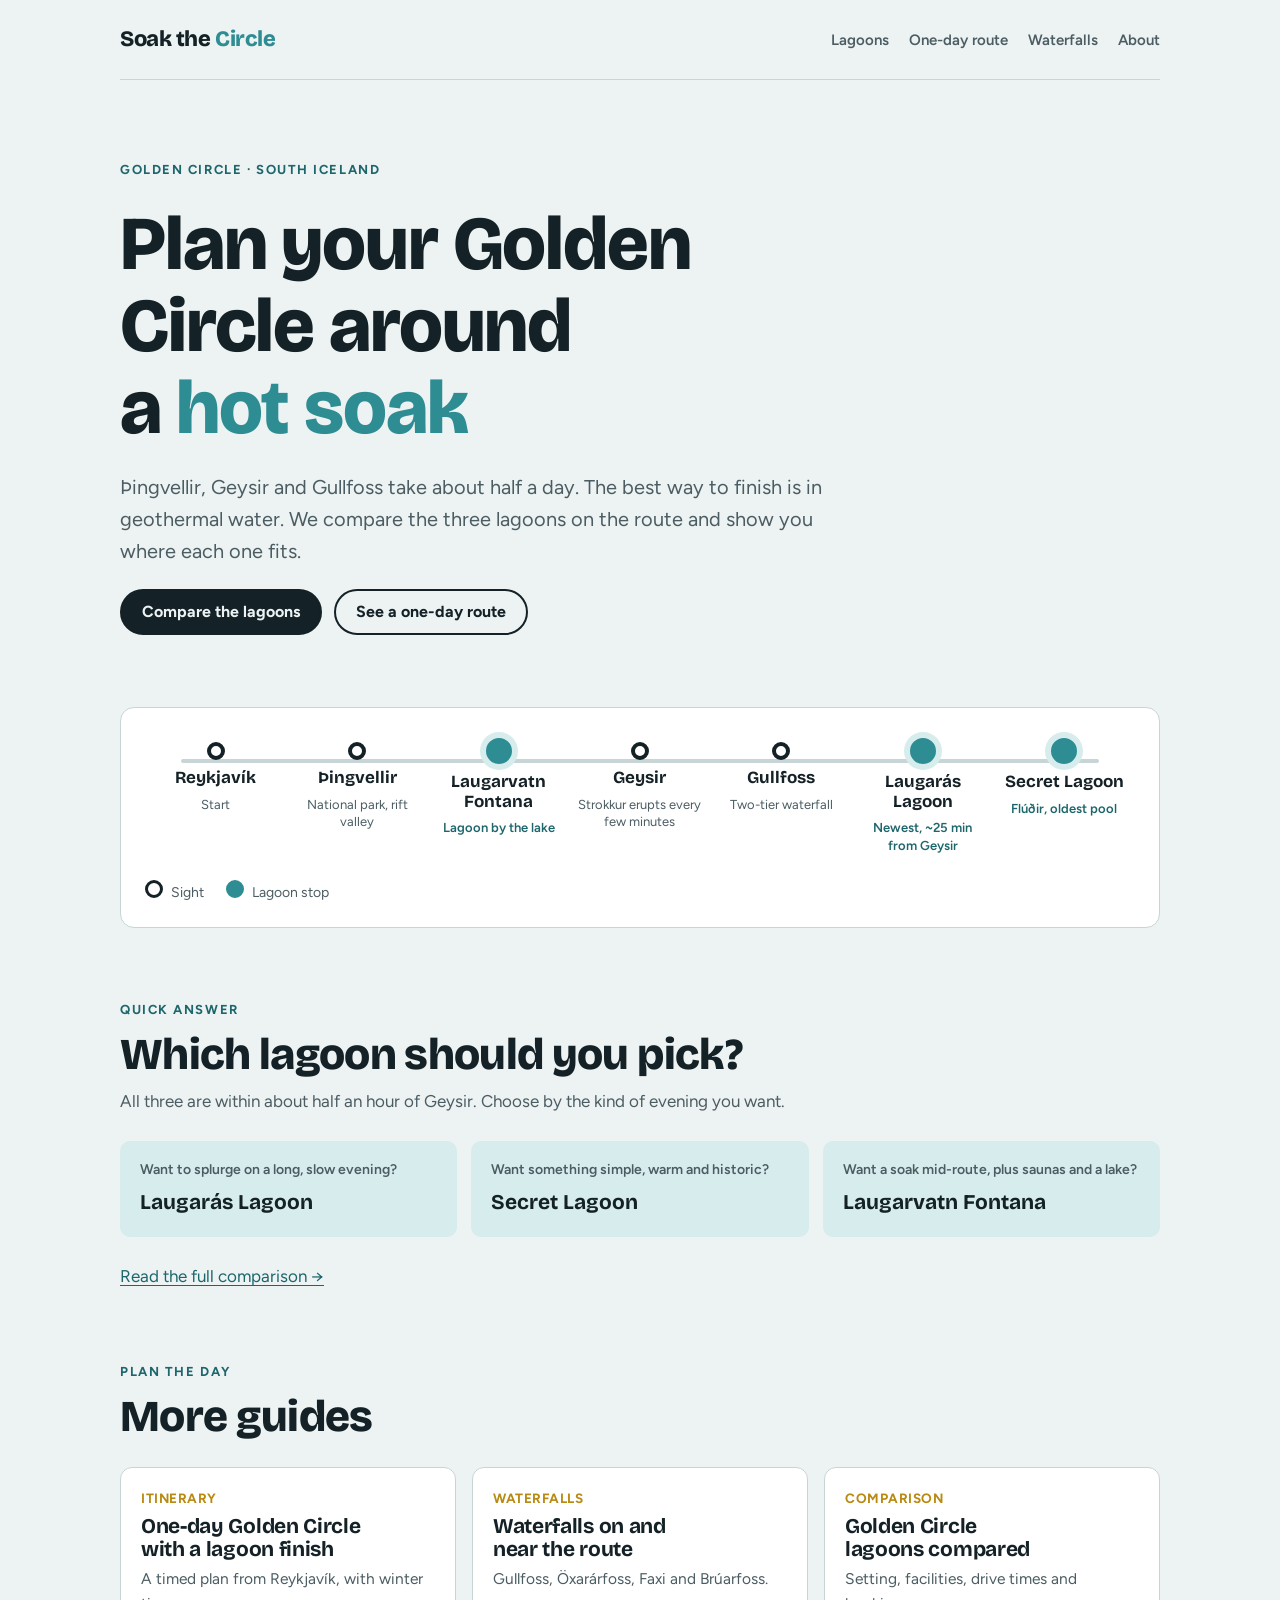
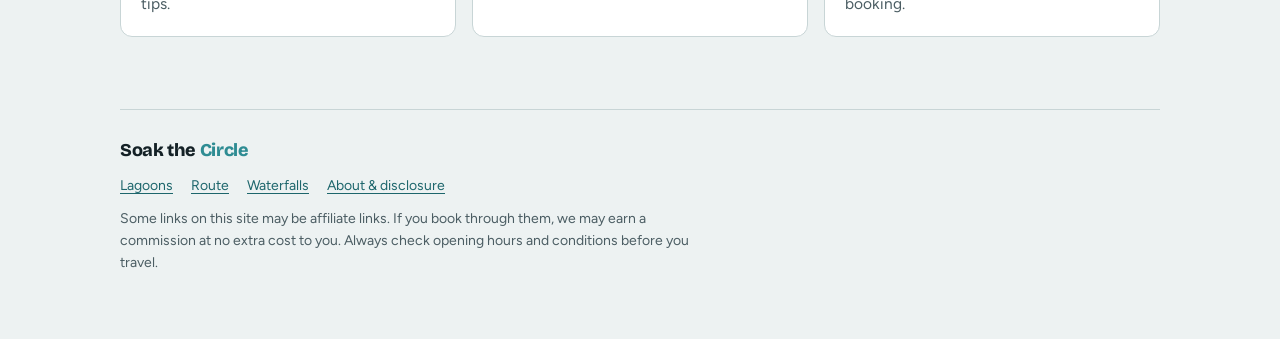
<file: index.html>
<!doctype html>
<html lang="en">
<head>
<meta charset="utf-8">
<meta name="viewport" content="width=device-width, initial-scale=1">
<title>Soak the Circle: Golden Circle lagoons, route and waterfalls</title>
<meta name="description" content="Plan your Golden Circle day in Iceland around a geothermal lagoon. Compare Laugarás Lagoon, Secret Lagoon and Laugarvatn Fontana, with a one-day route and waterfall stops.">
<link rel="canonical" href="https://soakthecircle.com/">
<meta property="og:title" content="Soak the Circle">
<meta property="og:description" content="Plan your Golden Circle day around a geothermal lagoon.">
<meta property="og:url" content="https://soakthecircle.com/">
<meta property="og:type" content="website">
<link rel="preconnect" href="https://fonts.googleapis.com">
<link rel="preconnect" href="https://fonts.gstatic.com" crossorigin>
<link rel="stylesheet" href="https://fonts.googleapis.com/css2?family=Bricolage+Grotesque:opsz,wght@12..96,500;12..96,700;12..96,800&family=Figtree:wght@400;500;600;700&family=IBM+Plex+Mono:wght@500&display=swap">
<link rel="stylesheet" href="/styles.css">
<link rel="icon" href="data:image/svg+xml,%3Csvg xmlns='http://www.w3.org/2000/svg' viewBox='0 0 32 32'%3E%3Ccircle cx='16' cy='16' r='12' fill='%232E8C93'/%3E%3C/svg%3E">
</head>
<body>
<div class="wrap">

<header class="top">
  <a class="brand" href="/">Soak the <span>Circle</span></a>
  <nav aria-label="Main">
    <a href="/lagoons.html">Lagoons</a>
    <a href="/golden-circle-route.html">One-day route</a>
    <a href="/waterfalls.html">Waterfalls</a>
    <a href="/about.html">About</a>
  </nav>
</header>

<main class="wrap" style="gap: 72px">
<section class="hero">
  <span class="eyebrow">Golden Circle · South Iceland</span>
  <h1>Plan your Golden Circle around a <em>hot soak</em></h1>
  <p class="lede">Þingvellir, Geysir and Gullfoss take about half a day. The best way to finish is in geothermal water. We compare the three lagoons on the route and show you where each one fits.</p>
  <div class="cta">
    <a class="btn primary" href="/lagoons.html">Compare the lagoons</a>
    <a class="btn ghost" href="/golden-circle-route.html">See a one-day route</a>
  </div>
</section>

<div class="route-box" role="group" aria-label="Golden Circle route with lagoon stops">
  <div class="route">
    <div class="stop"><span class="dot"></span><span class="name">Reykjavík</span><span class="kind">Start</span></div>
    <div class="stop"><span class="dot"></span><span class="name">Þingvellir</span><span class="kind">National park, rift valley</span></div>
    <div class="stop soak"><span class="dot"></span><span class="name">Laugarvatn Fontana</span><span class="kind">Lagoon by the lake</span></div>
    <div class="stop"><span class="dot"></span><span class="name">Geysir</span><span class="kind">Strokkur erupts every few minutes</span></div>
    <div class="stop"><span class="dot"></span><span class="name">Gullfoss</span><span class="kind">Two-tier waterfall</span></div>
    <div class="stop soak"><span class="dot"></span><span class="name">Laugarás Lagoon</span><span class="kind">Newest, ~25 min from Geysir</span></div>
    <div class="stop soak"><span class="dot"></span><span class="name">Secret Lagoon</span><span class="kind">Flúðir, oldest pool</span></div>
  </div>
  <div class="route-legend"><span>Sight</span><span class="l-soak">Lagoon stop</span></div>
</div>

<section class="section">
  <div class="section-head">
    <span class="eyebrow">Quick answer</span>
    <h2>Which lagoon should you pick?</h2>
    <p>All three are within about half an hour of Geysir. Choose by the kind of evening you want.</p>
  </div>
  <div class="verdicts">
    <a class="verdict" href="/lagoons.html#laugaras"><span class="q">Want to splurge on a long, slow evening?</span><span class="a">Laugarás Lagoon</span></a>
    <a class="verdict" href="/lagoons.html#secret-lagoon"><span class="q">Want something simple, warm and historic?</span><span class="a">Secret Lagoon</span></a>
    <a class="verdict" href="/lagoons.html#fontana"><span class="q">Want a soak mid-route, plus saunas and a lake?</span><span class="a">Laugarvatn Fontana</span></a>
  </div>
  <p><a href="/lagoons.html">Read the full comparison →</a></p>
</section>

<section class="section">
  <div class="section-head">
    <span class="eyebrow">Plan the day</span>
    <h2>More guides</h2>
  </div>
  <div class="falls">
    <a class="fall" href="/golden-circle-route.html"><span class="meta">ITINERARY</span><h3>One-day Golden Circle with a lagoon finish</h3><p>A timed plan from Reykjavík, with winter tips.</p></a>
    <a class="fall" href="/waterfalls.html"><span class="meta">WATERFALLS</span><h3>Waterfalls on and near the route</h3><p>Gullfoss, Öxarárfoss, Faxi and Brúarfoss.</p></a>
    <a class="fall" href="/lagoons.html"><span class="meta">COMPARISON</span><h3>Golden Circle lagoons compared</h3><p>Setting, facilities, drive times and booking.</p></a>
  </div>
</section>
</main>

<footer>
  <a class="brand" href="/">Soak the <span>Circle</span></a>
  <nav aria-label="Footer"><a href="/lagoons.html">Lagoons</a><a href="/golden-circle-route.html">Route</a><a href="/waterfalls.html">Waterfalls</a><a href="/about.html">About &amp; disclosure</a></nav>
  <p class="read">Some links on this site may be affiliate links. If you book through them, we may earn a commission at no extra cost to you. Always check opening hours and conditions before you travel.</p>
</footer>

</div>
</body>
</html>
</file>
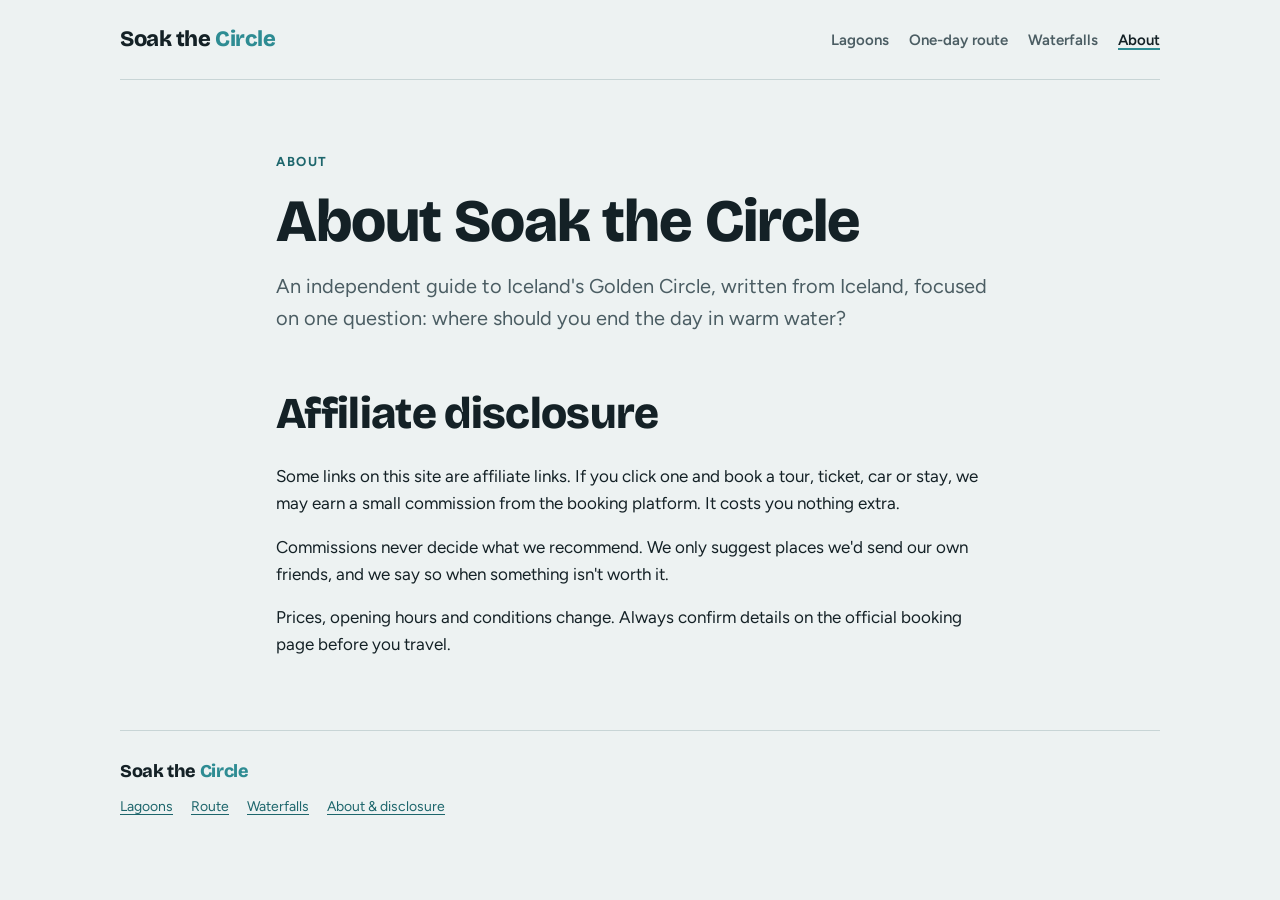
<file: about.html>
<!doctype html>
<html lang="en">
<head>
<meta charset="utf-8">
<meta name="viewport" content="width=device-width, initial-scale=1">
<title>About and affiliate disclosure | Soak the Circle</title>
<meta name="description" content="Who runs Soak the Circle and how the site earns money.">
<link rel="canonical" href="https://soakthecircle.com/about.html">
<link rel="preconnect" href="https://fonts.googleapis.com">
<link rel="preconnect" href="https://fonts.gstatic.com" crossorigin>
<link rel="stylesheet" href="https://fonts.googleapis.com/css2?family=Bricolage+Grotesque:opsz,wght@12..96,500;12..96,700;12..96,800&family=Figtree:wght@400;500;600;700&family=IBM+Plex+Mono:wght@500&display=swap">
<link rel="stylesheet" href="/styles.css">
<link rel="icon" href="data:image/svg+xml,%3Csvg xmlns='http://www.w3.org/2000/svg' viewBox='0 0 32 32'%3E%3Ccircle cx='16' cy='16' r='12' fill='%232E8C93'/%3E%3C/svg%3E">
</head>
<body>
<div class="wrap">

<header class="top">
  <a class="brand" href="/">Soak the <span>Circle</span></a>
  <nav aria-label="Main">
    <a href="/lagoons.html">Lagoons</a>
    <a href="/golden-circle-route.html">One-day route</a>
    <a href="/waterfalls.html">Waterfalls</a>
    <a href="/about.html" aria-current="page">About</a>
  </nav>
</header>

<main class="wrap" style="gap: 56px">
<section class="page-head stack">
  <span class="eyebrow">About</span>
  <h1>About Soak the Circle</h1>
  <p class="lede">An independent guide to Iceland's Golden Circle, written from Iceland, focused on one question: where should you end the day in warm water?</p>
</section>

<section class="section" id="disclosure">
  <div class="section-head">
    <h2>Affiliate disclosure</h2>
  </div>
  <div class="read stack">
    <p>Some links on this site are affiliate links. If you click one and book a tour, ticket, car or stay, we may earn a small commission from the booking platform. It costs you nothing extra.</p>
    <p>Commissions never decide what we recommend. We only suggest places we'd send our own friends, and we say so when something isn't worth it.</p>
    <p>Prices, opening hours and conditions change. Always confirm details on the official booking page before you travel.</p>
  </div>
</section>
</main>

<footer>
  <a class="brand" href="/">Soak the <span>Circle</span></a>
  <nav aria-label="Footer"><a href="/lagoons.html">Lagoons</a><a href="/golden-circle-route.html">Route</a><a href="/waterfalls.html">Waterfalls</a><a href="/about.html">About &amp; disclosure</a></nav>
</footer>

</div>
</body>
</html>
</file>
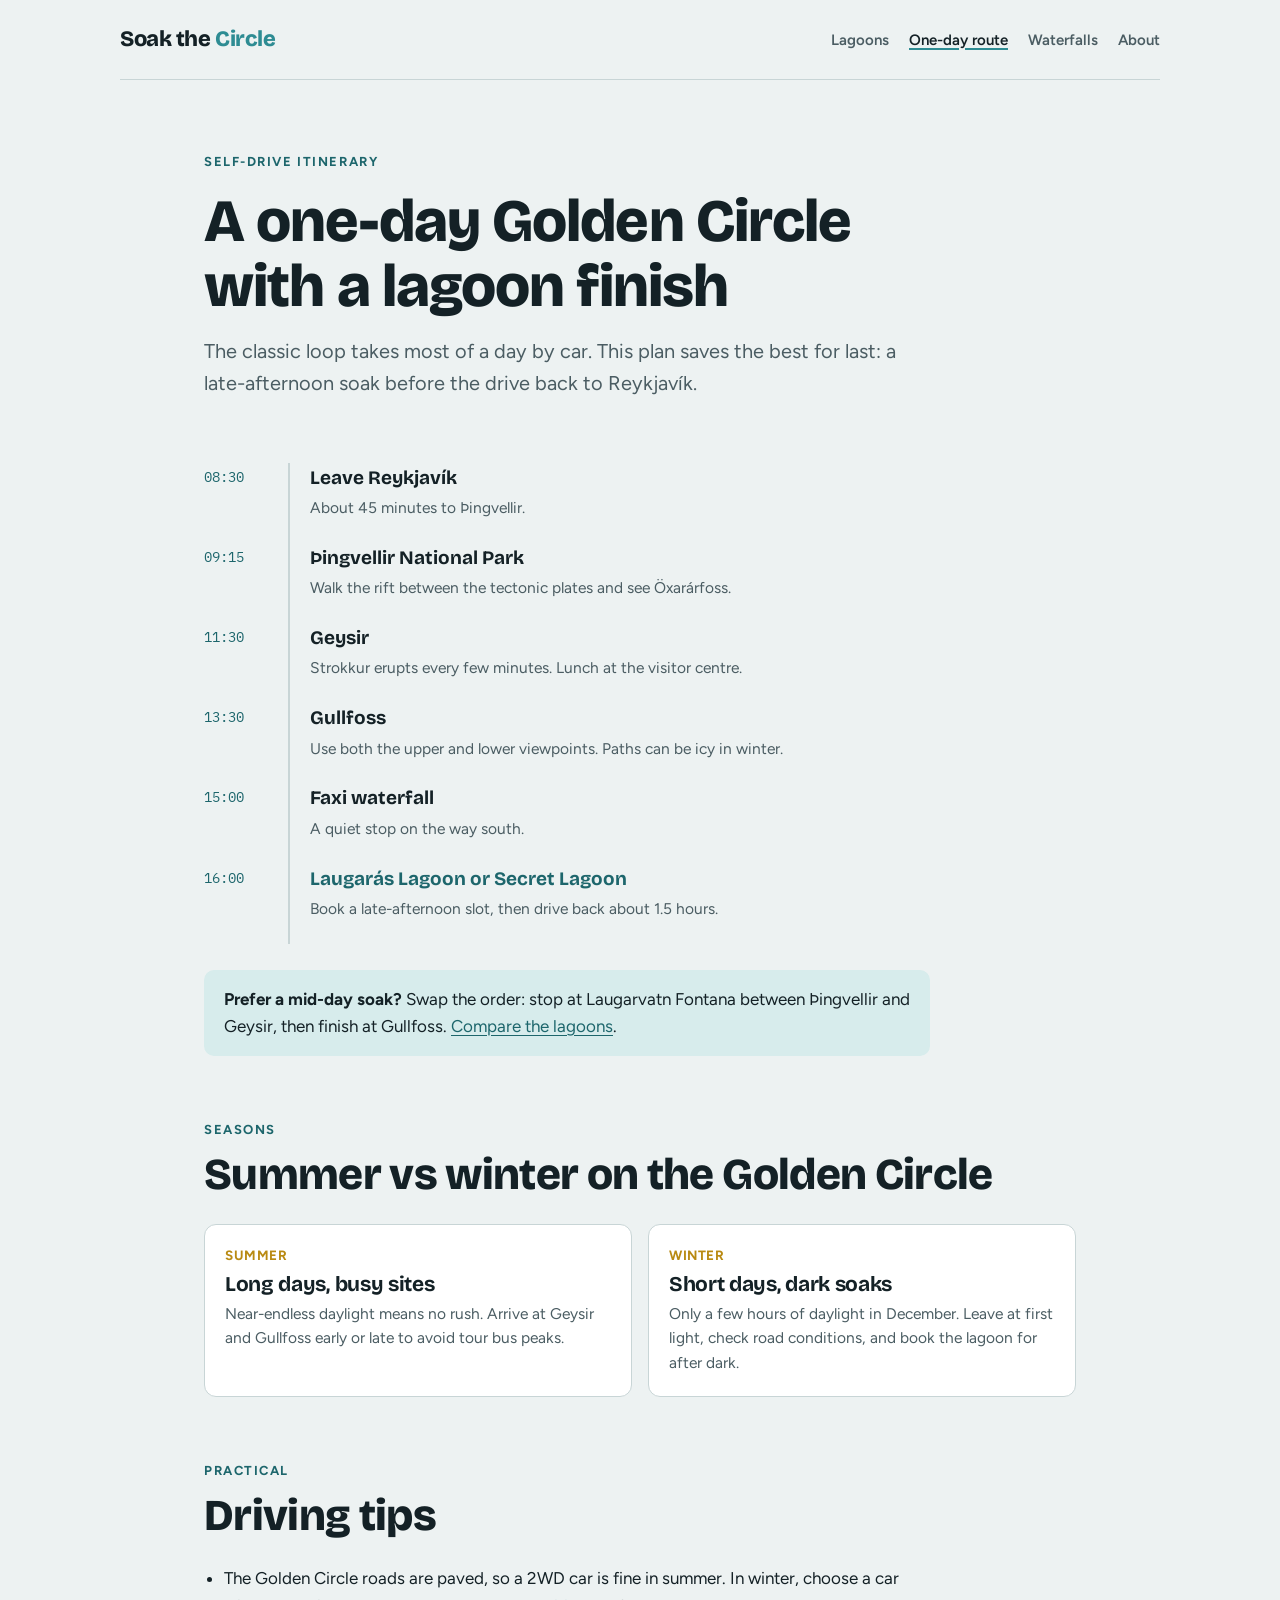
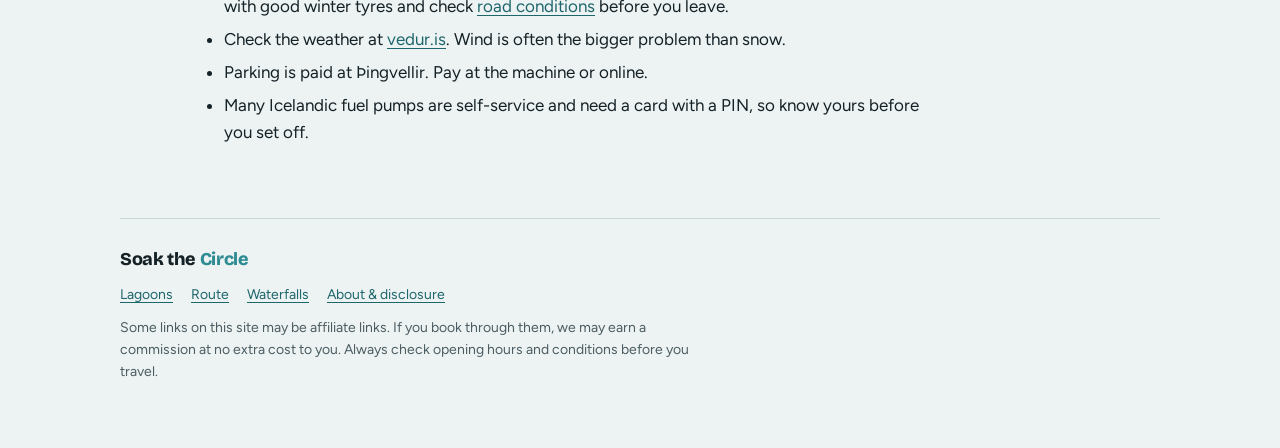
<file: golden-circle-route.html>
<!doctype html>
<html lang="en">
<head>
<meta charset="utf-8">
<meta name="viewport" content="width=device-width, initial-scale=1">
<title>One-day Golden Circle itinerary with a lagoon finish | Soak the Circle</title>
<meta name="description" content="A timed one-day self-drive Golden Circle route from Reykjavík: Þingvellir, Geysir, Gullfoss and Faxi, finishing with a soak at Laugarás Lagoon or the Secret Lagoon.">
<link rel="canonical" href="https://soakthecircle.com/golden-circle-route.html">
<link rel="preconnect" href="https://fonts.googleapis.com">
<link rel="preconnect" href="https://fonts.gstatic.com" crossorigin>
<link rel="stylesheet" href="https://fonts.googleapis.com/css2?family=Bricolage+Grotesque:opsz,wght@12..96,500;12..96,700;12..96,800&family=Figtree:wght@400;500;600;700&family=IBM+Plex+Mono:wght@500&display=swap">
<link rel="stylesheet" href="/styles.css">
<link rel="icon" href="data:image/svg+xml,%3Csvg xmlns='http://www.w3.org/2000/svg' viewBox='0 0 32 32'%3E%3Ccircle cx='16' cy='16' r='12' fill='%232E8C93'/%3E%3C/svg%3E">
</head>
<body>
<div class="wrap">

<header class="top">
  <a class="brand" href="/">Soak the <span>Circle</span></a>
  <nav aria-label="Main">
    <a href="/lagoons.html">Lagoons</a>
    <a href="/golden-circle-route.html" aria-current="page">One-day route</a>
    <a href="/waterfalls.html">Waterfalls</a>
    <a href="/about.html">About</a>
  </nav>
</header>

<main class="wrap" style="gap: 64px">
<section class="page-head stack">
  <span class="eyebrow">Self-drive itinerary</span>
  <h1>A one-day Golden Circle with a lagoon finish</h1>
  <p class="lede">The classic loop takes most of a day by car. This plan saves the best for last: a late-afternoon soak before the drive back to Reykjavík.</p>
</section>

<section class="section">
  <div class="read">
    <div class="day"><span class="time">08:30</span><div class="slot"><strong>Leave Reykjavík</strong><span>About 45 minutes to Þingvellir.</span></div></div>
    <div class="day"><span class="time">09:15</span><div class="slot"><strong>Þingvellir National Park</strong><span>Walk the rift between the tectonic plates and see Öxarárfoss.</span></div></div>
    <div class="day"><span class="time">11:30</span><div class="slot"><strong>Geysir</strong><span>Strokkur erupts every few minutes. Lunch at the visitor centre.</span></div></div>
    <div class="day"><span class="time">13:30</span><div class="slot"><strong>Gullfoss</strong><span>Use both the upper and lower viewpoints. Paths can be icy in winter.</span></div></div>
    <div class="day"><span class="time">15:00</span><div class="slot"><strong>Faxi waterfall</strong><span>A quiet stop on the way south.</span></div></div>
    <div class="day"><span class="time">16:00</span><div class="slot soak"><strong>Laugarás Lagoon or Secret Lagoon</strong><span>Book a late-afternoon slot, then drive back about 1.5 hours.</span></div></div>
  </div>
  <p class="tip"><strong>Prefer a mid-day soak?</strong> Swap the order: stop at Laugarvatn Fontana between Þingvellir and Geysir, then finish at Gullfoss. <a href="/lagoons.html">Compare the lagoons</a>.</p>
</section>

<section class="section">
  <div class="section-head">
    <span class="eyebrow">Seasons</span>
    <h2>Summer vs winter on the Golden Circle</h2>
  </div>
  <div class="falls">
    <div class="fall"><span class="meta">SUMMER</span><h3>Long days, busy sites</h3><p>Near-endless daylight means no rush. Arrive at Geysir and Gullfoss early or late to avoid tour bus peaks.</p></div>
    <div class="fall"><span class="meta">WINTER</span><h3>Short days, dark soaks</h3><p>Only a few hours of daylight in December. Leave at first light, check road conditions, and book the lagoon for after dark.</p></div>
  </div>
</section>

<section class="section">
  <div class="section-head">
    <span class="eyebrow">Practical</span>
    <h2>Driving tips</h2>
  </div>
  <div class="read">
    <ul>
      <li>The Golden Circle roads are paved, so a 2WD car is fine in summer. In winter, choose a car with good winter tyres and check <a href="https://umferdin.is/en" rel="noopener" target="_blank">road conditions</a> before you leave.</li>
      <li>Check the weather at <a href="https://en.vedur.is/" rel="noopener" target="_blank">vedur.is</a>. Wind is often the bigger problem than snow.</li>
      <li>Parking is paid at Þingvellir. Pay at the machine or online.</li>
      <li>Many Icelandic fuel pumps are self-service and need a card with a PIN, so know yours before you set off.</li>
    </ul>
  </div>
</section>
</main>

<footer>
  <a class="brand" href="/">Soak the <span>Circle</span></a>
  <nav aria-label="Footer"><a href="/lagoons.html">Lagoons</a><a href="/golden-circle-route.html">Route</a><a href="/waterfalls.html">Waterfalls</a><a href="/about.html">About &amp; disclosure</a></nav>
  <p class="read">Some links on this site may be affiliate links. If you book through them, we may earn a commission at no extra cost to you. Always check opening hours and conditions before you travel.</p>
</footer>

</div>
</body>
</html>
</file>
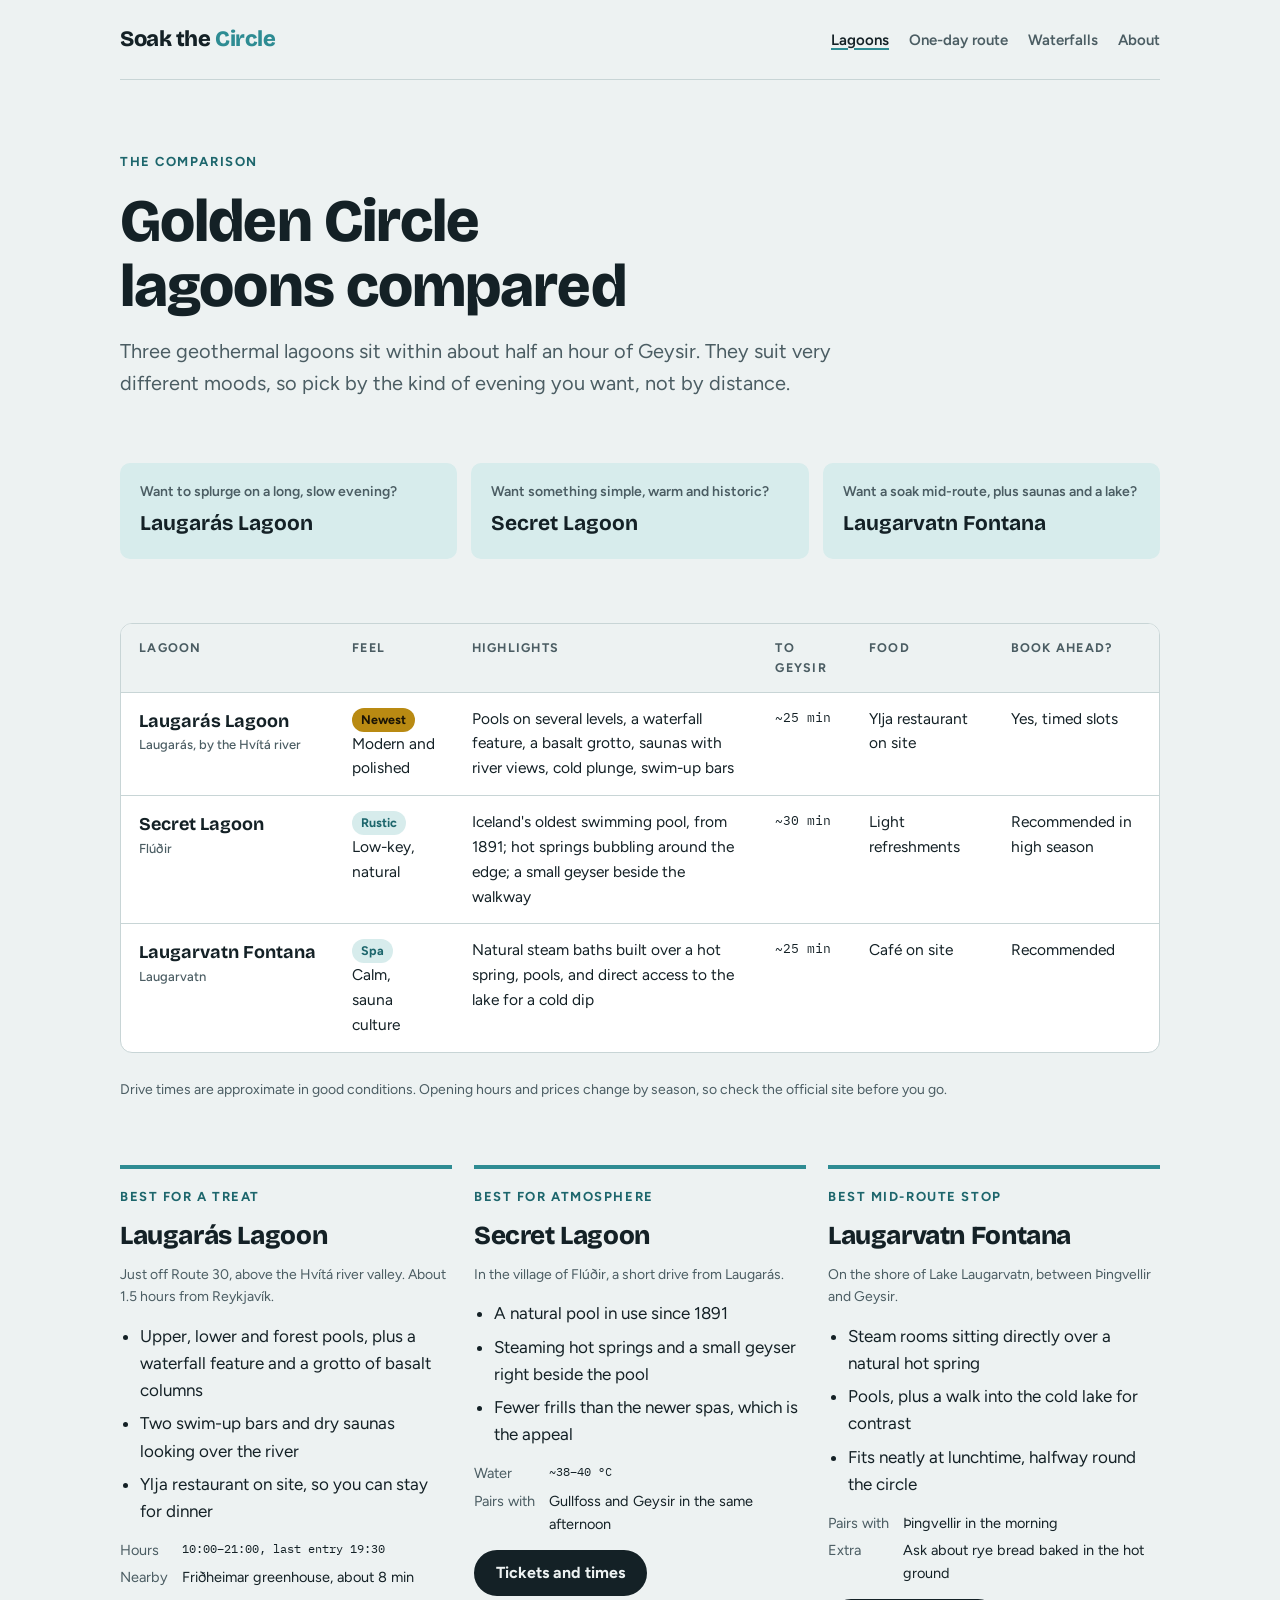
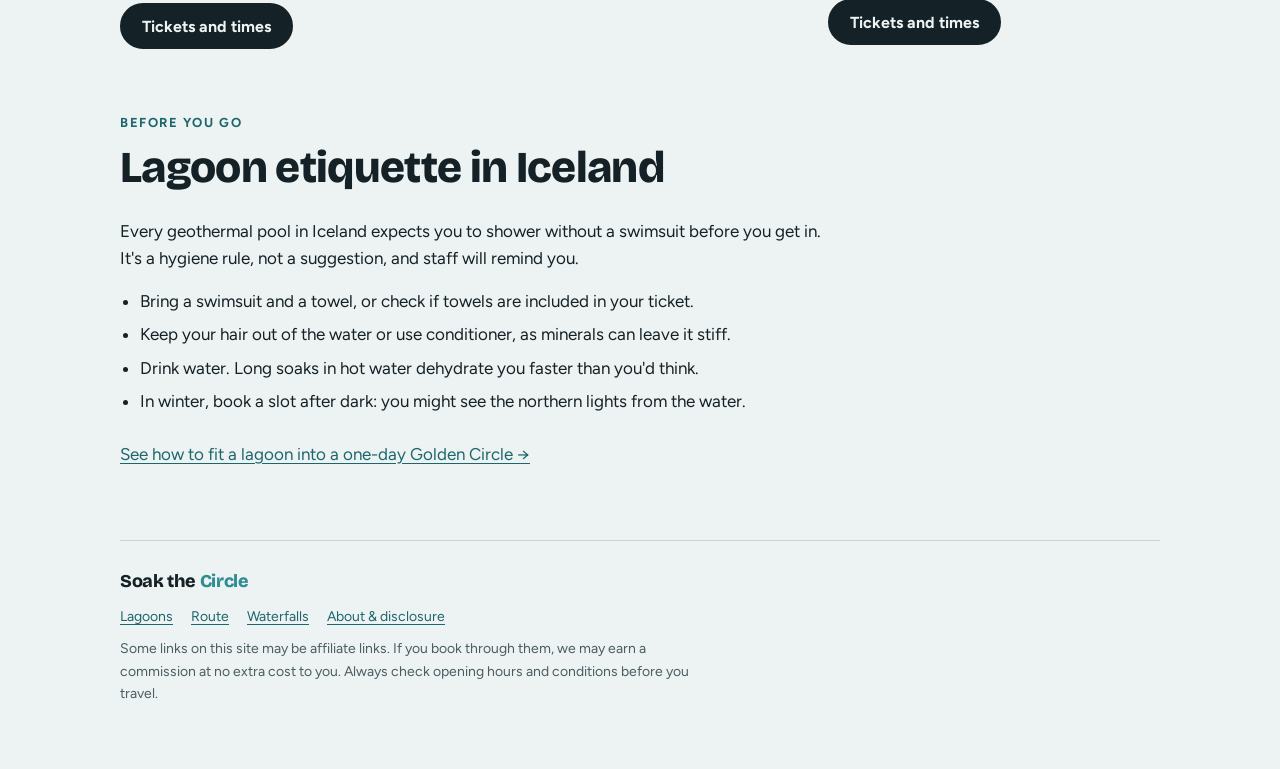
<file: lagoons.html>
<!doctype html>
<html lang="en">
<head>
<meta charset="utf-8">
<meta name="viewport" content="width=device-width, initial-scale=1">
<title>Golden Circle lagoons compared: Laugarás vs Secret Lagoon vs Fontana | Soak the Circle</title>
<meta name="description" content="Laugarás Lagoon, Secret Lagoon or Laugarvatn Fontana? Compare the three geothermal lagoons on Iceland's Golden Circle by setting, facilities, drive time and booking.">
<link rel="canonical" href="https://soakthecircle.com/lagoons.html">
<link rel="preconnect" href="https://fonts.googleapis.com">
<link rel="preconnect" href="https://fonts.gstatic.com" crossorigin>
<link rel="stylesheet" href="https://fonts.googleapis.com/css2?family=Bricolage+Grotesque:opsz,wght@12..96,500;12..96,700;12..96,800&family=Figtree:wght@400;500;600;700&family=IBM+Plex+Mono:wght@500&display=swap">
<link rel="stylesheet" href="/styles.css">
<link rel="icon" href="data:image/svg+xml,%3Csvg xmlns='http://www.w3.org/2000/svg' viewBox='0 0 32 32'%3E%3Ccircle cx='16' cy='16' r='12' fill='%232E8C93'/%3E%3C/svg%3E">
</head>
<body>
<div class="wrap">

<header class="top">
  <a class="brand" href="/">Soak the <span>Circle</span></a>
  <nav aria-label="Main">
    <a href="/lagoons.html" aria-current="page">Lagoons</a>
    <a href="/golden-circle-route.html">One-day route</a>
    <a href="/waterfalls.html">Waterfalls</a>
    <a href="/about.html">About</a>
  </nav>
</header>

<main class="wrap" style="gap: 64px">
<section class="page-head stack">
  <span class="eyebrow">The comparison</span>
  <h1>Golden Circle lagoons compared</h1>
  <p class="lede">Three geothermal lagoons sit within about half an hour of Geysir. They suit very different moods, so pick by the kind of evening you want, not by distance.</p>
</section>

<div class="verdicts">
  <a class="verdict" href="#laugaras"><span class="q">Want to splurge on a long, slow evening?</span><span class="a">Laugarás Lagoon</span></a>
  <a class="verdict" href="#secret-lagoon"><span class="q">Want something simple, warm and historic?</span><span class="a">Secret Lagoon</span></a>
  <a class="verdict" href="#fontana"><span class="q">Want a soak mid-route, plus saunas and a lake?</span><span class="a">Laugarvatn Fontana</span></a>
</div>

<section class="section">
  <div class="table-box">
    <table>
      <thead>
        <tr><th scope="col">Lagoon</th><th scope="col">Feel</th><th scope="col">Highlights</th><th scope="col">To Geysir</th><th scope="col">Food</th><th scope="col">Book ahead?</th></tr>
      </thead>
      <tbody>
        <tr>
          <th scope="row">Laugarás Lagoon <small>Laugarás, by the Hvítá river</small></th>
          <td><span class="tag new">Newest</span><br>Modern and polished</td>
          <td>Pools on several levels, a waterfall feature, a basalt grotto, saunas with river views, cold plunge, swim-up bars</td>
          <td class="data">~25 min</td>
          <td>Ylja restaurant on site</td>
          <td>Yes, timed slots</td>
        </tr>
        <tr>
          <th scope="row">Secret Lagoon <small>Flúðir</small></th>
          <td><span class="tag">Rustic</span><br>Low-key, natural</td>
          <td>Iceland's oldest swimming pool, from 1891; hot springs bubbling around the edge; a small geyser beside the walkway</td>
          <td class="data">~30 min</td>
          <td>Light refreshments</td>
          <td>Recommended in high season</td>
        </tr>
        <tr>
          <th scope="row">Laugarvatn Fontana <small>Laugarvatn</small></th>
          <td><span class="tag">Spa</span><br>Calm, sauna culture</td>
          <td>Natural steam baths built over a hot spring, pools, and direct access to the lake for a cold dip</td>
          <td class="data">~25 min</td>
          <td>Café on site</td>
          <td>Recommended</td>
        </tr>
      </tbody>
    </table>
  </div>
  <p class="note">Drive times are approximate in good conditions. Opening hours and prices change by season, so check the official site before you go.</p>
</section>

<section class="profiles">
  <article class="profile" id="laugaras">
    <span class="eyebrow">Best for a treat</span>
    <h2 style="font-size: 26px; font-weight: 800">Laugarás Lagoon</h2>
    <p class="where">Just off Route 30, above the Hvítá river valley. About 1.5 hours from Reykjavík.</p>
    <ul>
      <li>Upper, lower and forest pools, plus a waterfall feature and a grotto of basalt columns</li>
      <li>Two swim-up bars and dry saunas looking over the river</li>
      <li>Ylja restaurant on site, so you can stay for dinner</li>
    </ul>
    <dl class="facts">
      <dt>Hours</dt><dd class="data">10:00–21:00, last entry 19:30</dd>
      <dt>Nearby</dt><dd>Friðheimar greenhouse, about 8 min</dd>
    </dl>
    <a class="btn primary" href="https://laugaraslagoon.is/" rel="noopener" target="_blank">Tickets and times</a>
  </article>

  <article class="profile" id="secret-lagoon">
    <span class="eyebrow">Best for atmosphere</span>
    <h2 style="font-size: 26px; font-weight: 800">Secret Lagoon</h2>
    <p class="where">In the village of Flúðir, a short drive from Laugarás.</p>
    <ul>
      <li>A natural pool in use since 1891</li>
      <li>Steaming hot springs and a small geyser right beside the pool</li>
      <li>Fewer frills than the newer spas, which is the appeal</li>
    </ul>
    <dl class="facts">
      <dt>Water</dt><dd class="data">~38–40 °C</dd>
      <dt>Pairs with</dt><dd>Gullfoss and Geysir in the same afternoon</dd>
    </dl>
    <a class="btn primary" href="https://secretlagoon.is/" rel="noopener" target="_blank">Tickets and times</a>
  </article>

  <article class="profile" id="fontana">
    <span class="eyebrow">Best mid-route stop</span>
    <h2 style="font-size: 26px; font-weight: 800">Laugarvatn Fontana</h2>
    <p class="where">On the shore of Lake Laugarvatn, between Þingvellir and Geysir.</p>
    <ul>
      <li>Steam rooms sitting directly over a natural hot spring</li>
      <li>Pools, plus a walk into the cold lake for contrast</li>
      <li>Fits neatly at lunchtime, halfway round the circle</li>
    </ul>
    <dl class="facts">
      <dt>Pairs with</dt><dd>Þingvellir in the morning</dd>
      <dt>Extra</dt><dd>Ask about rye bread baked in the hot ground</dd>
    </dl>
    <a class="btn primary" href="https://www.fontana.is/" rel="noopener" target="_blank">Tickets and times</a>
  </article>
</section>

<section class="section">
  <div class="section-head">
    <span class="eyebrow">Before you go</span>
    <h2>Lagoon etiquette in Iceland</h2>
  </div>
  <div class="read stack">
    <p>Every geothermal pool in Iceland expects you to shower without a swimsuit before you get in. It's a hygiene rule, not a suggestion, and staff will remind you.</p>
    <ul>
      <li>Bring a swimsuit and a towel, or check if towels are included in your ticket.</li>
      <li>Keep your hair out of the water or use conditioner, as minerals can leave it stiff.</li>
      <li>Drink water. Long soaks in hot water dehydrate you faster than you'd think.</li>
      <li>In winter, book a slot after dark: you might see the northern lights from the water.</li>
    </ul>
  </div>
  <p><a href="/golden-circle-route.html">See how to fit a lagoon into a one-day Golden Circle →</a></p>
</section>
</main>

<footer>
  <a class="brand" href="/">Soak the <span>Circle</span></a>
  <nav aria-label="Footer"><a href="/lagoons.html">Lagoons</a><a href="/golden-circle-route.html">Route</a><a href="/waterfalls.html">Waterfalls</a><a href="/about.html">About &amp; disclosure</a></nav>
  <p class="read">Some links on this site may be affiliate links. If you book through them, we may earn a commission at no extra cost to you. Always check opening hours and conditions before you travel.</p>
</footer>

</div>
</body>
</html>
</file>
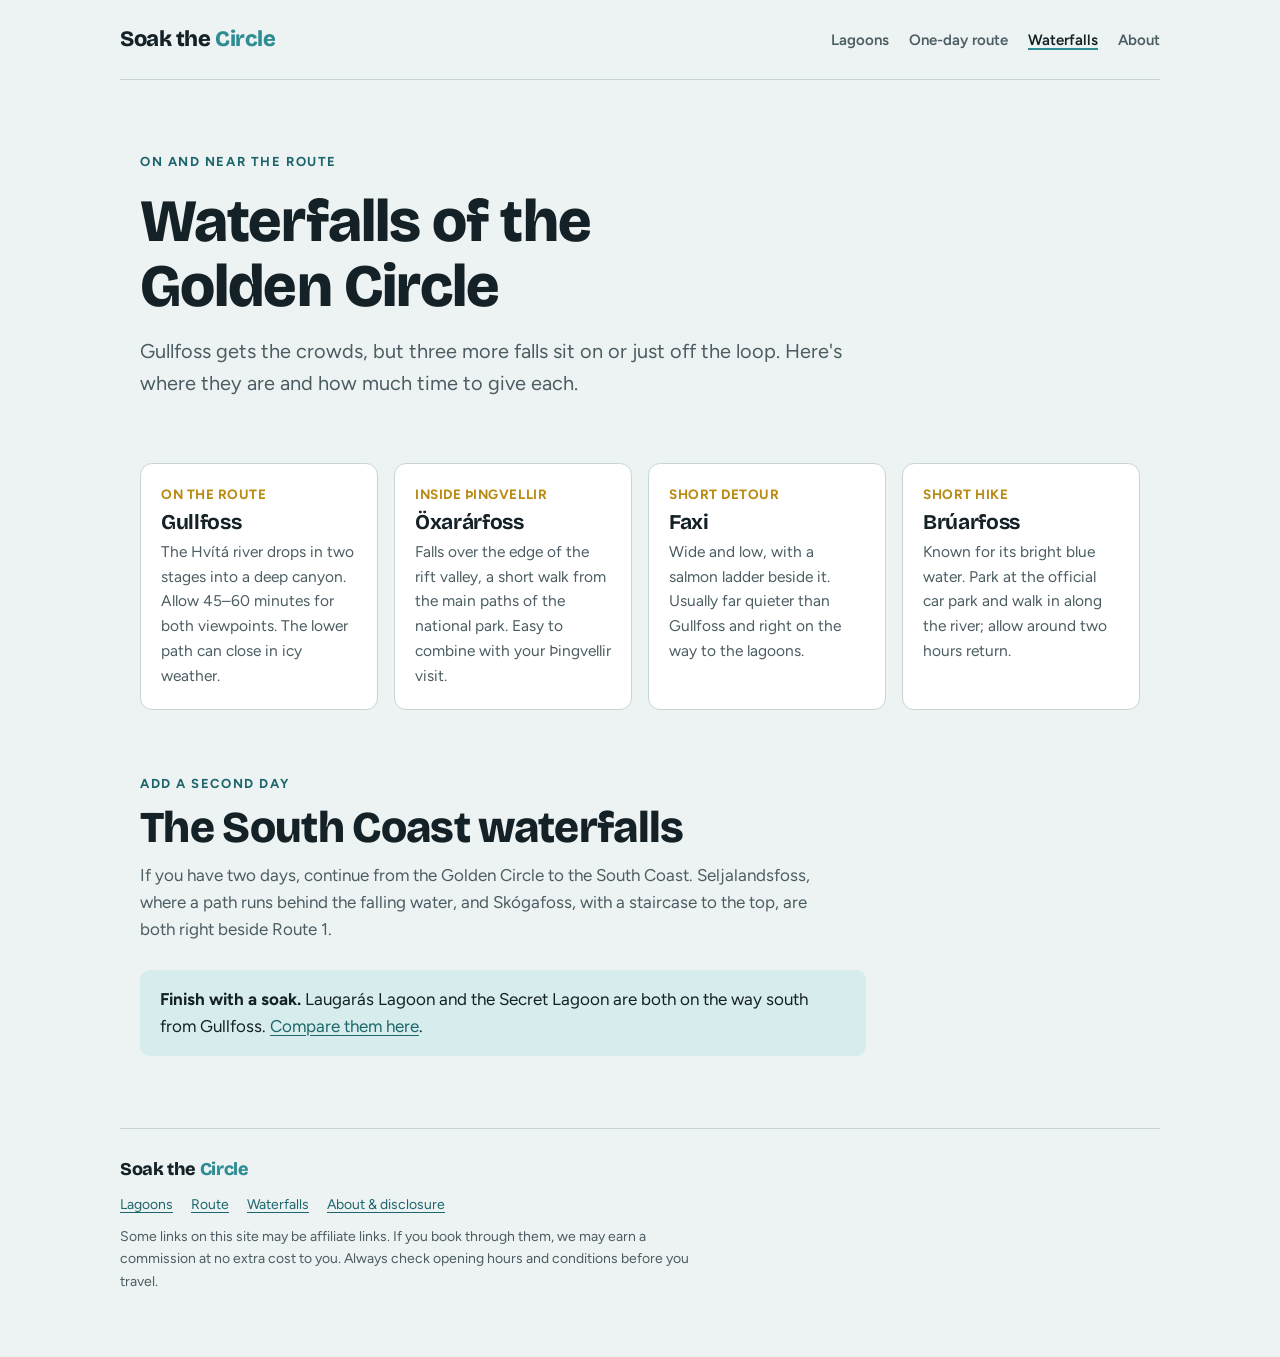
<file: waterfalls.html>
<!doctype html>
<html lang="en">
<head>
<meta charset="utf-8">
<meta name="viewport" content="width=device-width, initial-scale=1">
<title>Waterfalls on and near the Golden Circle | Soak the Circle</title>
<meta name="description" content="Gullfoss, Öxarárfoss, Faxi and Brúarfoss: the waterfalls on and near Iceland's Golden Circle, how to reach them, and how to add the South Coast falls.">
<link rel="canonical" href="https://soakthecircle.com/waterfalls.html">
<link rel="preconnect" href="https://fonts.googleapis.com">
<link rel="preconnect" href="https://fonts.gstatic.com" crossorigin>
<link rel="stylesheet" href="https://fonts.googleapis.com/css2?family=Bricolage+Grotesque:opsz,wght@12..96,500;12..96,700;12..96,800&family=Figtree:wght@400;500;600;700&family=IBM+Plex+Mono:wght@500&display=swap">
<link rel="stylesheet" href="/styles.css">
<link rel="icon" href="data:image/svg+xml,%3Csvg xmlns='http://www.w3.org/2000/svg' viewBox='0 0 32 32'%3E%3Ccircle cx='16' cy='16' r='12' fill='%232E8C93'/%3E%3C/svg%3E">
</head>
<body>
<div class="wrap">

<header class="top">
  <a class="brand" href="/">Soak the <span>Circle</span></a>
  <nav aria-label="Main">
    <a href="/lagoons.html">Lagoons</a>
    <a href="/golden-circle-route.html">One-day route</a>
    <a href="/waterfalls.html" aria-current="page">Waterfalls</a>
    <a href="/about.html">About</a>
  </nav>
</header>

<main class="wrap" style="gap: 64px">
<section class="page-head stack">
  <span class="eyebrow">On and near the route</span>
  <h1>Waterfalls of the Golden Circle</h1>
  <p class="lede">Gullfoss gets the crowds, but three more falls sit on or just off the loop. Here's where they are and how much time to give each.</p>
</section>

<section class="falls">
  <div class="fall"><span class="meta">ON THE ROUTE</span><h3>Gullfoss</h3><p>The Hvítá river drops in two stages into a deep canyon. Allow 45–60 minutes for both viewpoints. The lower path can close in icy weather.</p></div>
  <div class="fall"><span class="meta">INSIDE ÞINGVELLIR</span><h3>Öxarárfoss</h3><p>Falls over the edge of the rift valley, a short walk from the main paths of the national park. Easy to combine with your Þingvellir visit.</p></div>
  <div class="fall"><span class="meta">SHORT DETOUR</span><h3>Faxi</h3><p>Wide and low, with a salmon ladder beside it. Usually far quieter than Gullfoss and right on the way to the lagoons.</p></div>
  <div class="fall"><span class="meta">SHORT HIKE</span><h3>Brúarfoss</h3><p>Known for its bright blue water. Park at the official car park and walk in along the river; allow around two hours return.</p></div>
</section>

<section class="section">
  <div class="section-head">
    <span class="eyebrow">Add a second day</span>
    <h2>The South Coast waterfalls</h2>
    <p>If you have two days, continue from the Golden Circle to the South Coast. Seljalandsfoss, where a path runs behind the falling water, and Skógafoss, with a staircase to the top, are both right beside Route 1.</p>
  </div>
  <p class="tip"><strong>Finish with a soak.</strong> Laugarás Lagoon and the Secret Lagoon are both on the way south from Gullfoss. <a href="/lagoons.html">Compare them here</a>.</p>
</section>
</main>

<footer>
  <a class="brand" href="/">Soak the <span>Circle</span></a>
  <nav aria-label="Footer"><a href="/lagoons.html">Lagoons</a><a href="/golden-circle-route.html">Route</a><a href="/waterfalls.html">Waterfalls</a><a href="/about.html">About &amp; disclosure</a></nav>
  <p class="read">Some links on this site may be affiliate links. If you book through them, we may earn a commission at no extra cost to you. Always check opening hours and conditions before you travel.</p>
</footer>

</div>
</body>
</html>
</file>
<file: styles.css>
/* Soak the Circle: field-guide layout. Narrow reading column, a route strip as the signature element. */
:root {
  --bg: #EDF2F2;
  --surface: #FFFFFF;
  --ink: #142126;
  --muted: #4B5D63;
  --line: #C8D5D6;
  --silica: #2E8C93;
  --silica-ink: #1D666C;
  --silica-soft: #D7ECEC;
  --sulphur: #B98A12;
  --font-display: "Bricolage Grotesque", "Avenir Next", system-ui, sans-serif;
  --font-body: "Figtree", system-ui, -apple-system, "Segoe UI", sans-serif;
  --font-data: "IBM Plex Mono", ui-monospace, Menlo, monospace;
  color-scheme: light;
}
@media (prefers-color-scheme: dark) {
  :root {
    --bg: #0F181B; --surface: #172327; --ink: #E4ECEC; --muted: #9DB0B3; --line: #2C3D42;
    --silica: #5CC0C6; --silica-ink: #7FD3D8; --silica-soft: #1B3539; --sulphur: #E2B23E;
    color-scheme: dark;
  }
}

* { box-sizing: border-box; }
html { -webkit-text-size-adjust: 100%; }
body {
  margin: 0;
  background: var(--bg); color: var(--ink);
  font-family: var(--font-body); font-size: 17px; line-height: 1.6;
  padding-inline: 20px; padding-block: 0 64px;
}
img { max-width: 100%; height: auto; }
a { color: var(--silica-ink); text-underline-offset: 3px; }
a:hover { color: var(--ink); }
a:focus-visible { outline: 3px solid var(--sulphur); outline-offset: 2px; }
h1, h2, h3 { font-family: var(--font-display); text-wrap: balance; margin: 0; line-height: 1.08; letter-spacing: -0.015em; }
p { margin: 0; }
.wrap { max-width: 1040px; margin: 0 auto; display: flex; flex-direction: column; gap: 72px; }
.read { max-width: 66ch; }
.stack { display: flex; flex-direction: column; gap: 16px; }
.eyebrow { font-weight: 700; font-size: 13px; letter-spacing: 0.12em; text-transform: uppercase; color: var(--silica-ink); }
.data { font-family: var(--font-data); font-size: 0.86em; font-variant-numeric: tabular-nums; }
.note { color: var(--muted); font-size: 14px; }

/* Top bar */
.top { display: flex; flex-wrap: wrap; align-items: center; justify-content: space-between; gap: 12px 24px; padding-block: 22px; border-bottom: 1px solid var(--line); }
.brand { font-family: var(--font-display); font-weight: 800; font-size: 22px; color: var(--ink); text-decoration: none; letter-spacing: -0.02em; }
.brand span { color: var(--silica); }
.top nav { display: flex; flex-wrap: wrap; gap: 6px 20px; font-weight: 600; font-size: 15px; }
.top nav a { color: var(--muted); text-decoration: none; }
.top nav a:hover, .top nav a[aria-current="page"] { color: var(--ink); }
.top nav a[aria-current="page"] { text-decoration: underline; text-decoration-color: var(--silica); text-decoration-thickness: 2px; }

/* Hero */
.hero { display: flex; flex-direction: column; gap: 22px; padding-top: 8px; }
.hero h1 { font-size: clamp(40px, 7vw, 76px); font-weight: 800; max-width: 15ch; }
.hero h1 em { font-style: normal; color: var(--silica); }
.page-head h1 { font-size: clamp(36px, 6vw, 60px); font-weight: 800; max-width: 18ch; }
.lede { font-size: 20px; color: var(--muted); max-width: 56ch; }
.cta { display: flex; flex-wrap: wrap; gap: 12px; }
.btn { display: inline-flex; align-items: center; min-height: 46px; padding: 0 20px; border-radius: 999px; font-weight: 700; font-size: 16px; text-decoration: none; border: 2px solid var(--ink); }
.btn.primary { background: var(--ink); color: var(--bg); }
.btn.primary:hover { background: var(--silica-ink); border-color: var(--silica-ink); color: var(--bg); }
.btn.ghost { color: var(--ink); }
.btn.ghost:hover { background: var(--surface); }

/* Route strip */
.route-box { overflow-x: auto; background: var(--surface); border: 1px solid var(--line); border-radius: 14px; }
.route { display: grid; grid-template-columns: repeat(7, minmax(118px, 1fr)); min-width: 860px; position: relative; padding: 30px 24px 26px; }
.route::before { content: ""; position: absolute; left: 60px; right: 60px; top: 51px; height: 4px; background: var(--line); border-radius: 2px; }
.stop { position: relative; display: flex; flex-direction: column; align-items: center; text-align: center; gap: 8px; padding-inline: 6px; }
.dot { width: 18px; height: 18px; border-radius: 50%; background: var(--surface); border: 4px solid var(--ink); position: relative; z-index: 1; margin-top: 4px; }
.stop.soak .dot { width: 26px; height: 26px; margin-top: 0; background: var(--silica); border-color: var(--silica); box-shadow: 0 0 0 6px var(--silica-soft); }
.stop .name { font-family: var(--font-display); font-weight: 700; font-size: 17px; line-height: 1.15; }
.stop .kind { font-size: 13px; color: var(--muted); line-height: 1.35; }
.stop.soak .kind { color: var(--silica-ink); font-weight: 600; }
.route-legend { display: flex; flex-wrap: wrap; gap: 8px 22px; padding: 0 24px 22px; font-size: 14px; color: var(--muted); }
.route-legend span::before { content: ""; display: inline-block; width: 12px; height: 12px; border-radius: 50%; margin-right: 8px; vertical-align: -1px; border: 3px solid var(--ink); }
.route-legend .l-soak::before { background: var(--silica); border-color: var(--silica); }

/* Sections */
.section { display: flex; flex-direction: column; gap: 26px; }
.section-head { display: flex; flex-direction: column; gap: 10px; }
.section-head h2 { font-size: clamp(30px, 4.4vw, 44px); font-weight: 800; }
.section-head p { color: var(--muted); max-width: 62ch; }

/* Verdicts */
.verdicts { display: grid; grid-template-columns: repeat(auto-fit, minmax(220px, 1fr)); gap: 14px; }
.verdict { background: var(--silica-soft); border-radius: 10px; padding: 18px 20px; display: flex; flex-direction: column; gap: 4px; text-decoration: none; color: var(--ink); }
.verdict .q { font-size: 14px; font-weight: 600; color: var(--muted); }
.verdict .a { font-family: var(--font-display); font-weight: 700; font-size: 21px; }
a.verdict:hover .a { color: var(--silica-ink); }

/* Table */
.table-box { overflow-x: auto; border: 1px solid var(--line); border-radius: 12px; background: var(--surface); }
table { border-collapse: collapse; width: 100%; min-width: 760px; font-size: 15.5px; }
th, td { text-align: left; vertical-align: top; padding: 14px 18px; border-top: 1px solid var(--line); }
thead th { border-top: 0; font-size: 12.5px; letter-spacing: 0.1em; text-transform: uppercase; color: var(--muted); font-weight: 700; background: var(--bg); }
tbody th { font-family: var(--font-display); font-size: 18px; font-weight: 700; white-space: nowrap; }
tbody th small { display: block; font-family: var(--font-body); font-weight: 500; font-size: 13px; color: var(--muted); }
.tag { display: inline-block; font-size: 12.5px; font-weight: 700; padding: 2px 9px; border-radius: 999px; background: var(--silica-soft); color: var(--silica-ink); }
.tag.new { background: var(--sulphur); color: #1A1406; }

/* Profiles */
.profiles { display: grid; grid-template-columns: repeat(auto-fit, minmax(290px, 1fr)); gap: 22px; }
.profile { display: flex; flex-direction: column; gap: 14px; padding-top: 18px; border-top: 4px solid var(--silica); min-width: 0; }
.profile h3 { font-size: 26px; font-weight: 800; }
.profile .where { font-size: 14px; color: var(--muted); }
.profile ul, .read ul { margin: 0; padding-left: 20px; display: flex; flex-direction: column; gap: 6px; }
.facts { display: grid; grid-template-columns: auto 1fr; gap: 4px 14px; font-size: 14.5px; margin: 0; }
.facts dt { color: var(--muted); }
.facts dd { margin: 0; }
.profile .btn { align-self: flex-start; }

/* Itinerary */
.day { display: grid; grid-template-columns: 76px minmax(0, 1fr); gap: 0 20px; }
.day .time { font-family: var(--font-data); font-size: 14px; color: var(--silica-ink); padding-top: 3px; font-variant-numeric: tabular-nums; }
.day .slot { padding-bottom: 22px; border-left: 2px solid var(--line); padding-left: 20px; margin-left: -12px; display: flex; flex-direction: column; gap: 3px; }
.day .slot strong { font-family: var(--font-display); font-size: 19px; }
.day .slot span { color: var(--muted); font-size: 15.5px; }
.day .slot.soak strong { color: var(--silica-ink); }

/* Cards */
.falls { display: grid; grid-template-columns: repeat(auto-fit, minmax(230px, 1fr)); gap: 16px; }
.fall { background: var(--surface); border: 1px solid var(--line); border-radius: 12px; padding: 20px; display: flex; flex-direction: column; gap: 6px; }
.fall h3 { font-size: 21px; font-weight: 700; }
.fall .meta { font-size: 13.5px; color: var(--sulphur); font-weight: 700; letter-spacing: 0.04em; }
.fall p { color: var(--muted); font-size: 15.5px; }
a.fall { text-decoration: none; color: var(--ink); }
a.fall:hover h3 { color: var(--silica-ink); }

.tip { background: var(--silica-soft); border-radius: 10px; padding: 16px 20px; max-width: 66ch; }

footer { border-top: 1px solid var(--line); padding-top: 26px; display: flex; flex-direction: column; gap: 10px; font-size: 14px; color: var(--muted); }
footer nav { display: flex; flex-wrap: wrap; gap: 6px 18px; }
footer .brand { font-size: 18px; }

@media (max-width: 560px) {
  body { font-size: 16px; }
  .lede { font-size: 18px; }
  .wrap { gap: 56px; }
}
@media (prefers-reduced-motion: no-preference) {
  .stop.soak .dot { animation: steam 3.2s ease-in-out infinite; }
  @keyframes steam { 50% { box-shadow: 0 0 0 11px var(--silica-soft); } }
}
</file>
